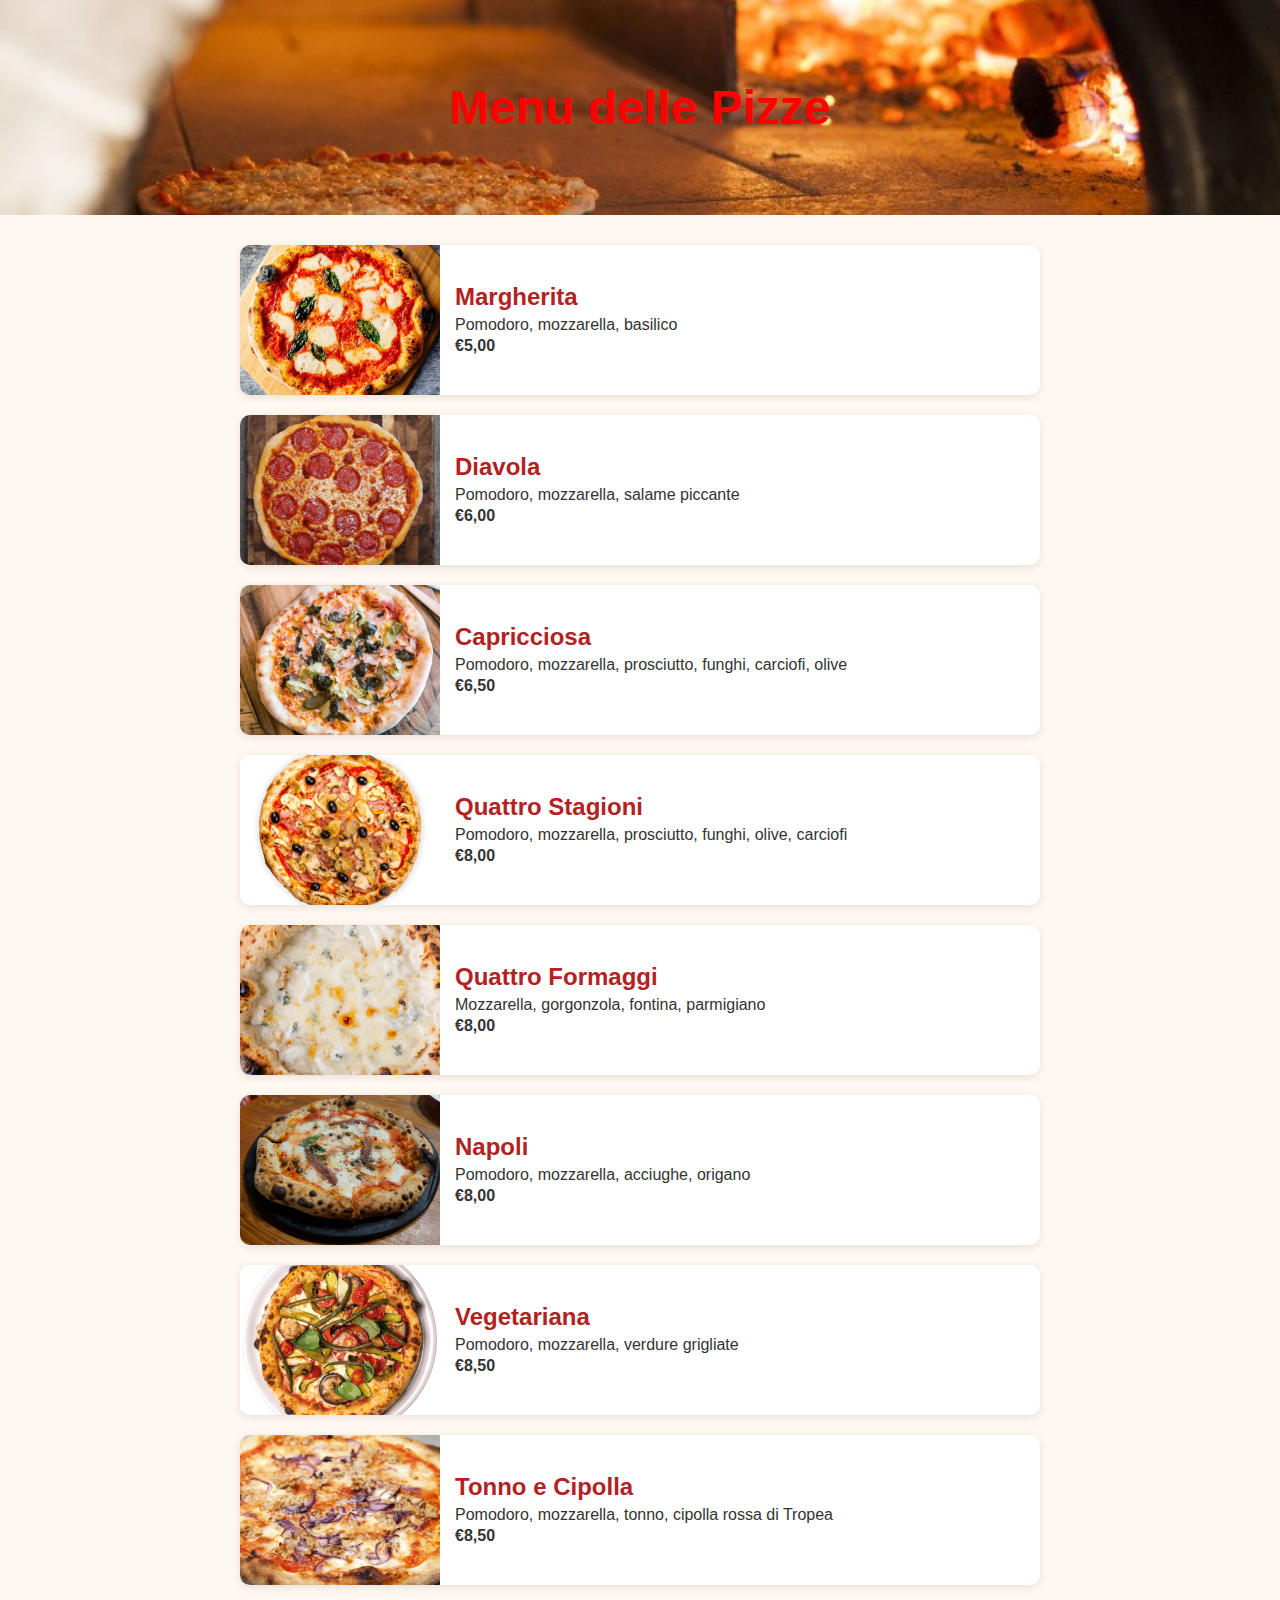
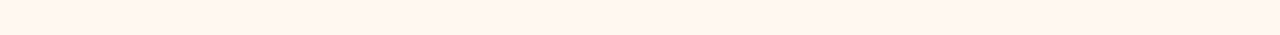
<file: index.html>
<!DOCTYPE html>
<html lang="it">
<head>
  <meta charset="UTF-8">
  <title>Pizzeria da Ercolino</title>
  <style>
    body {
      font-family: Arial, sans-serif;
      margin: 0;
      background-color: #fff8f0; 
    }

    header {
      background-image: url("img/forno.jpg"); 
      background-size: cover;
      background-position: center;
      padding: 80px 20px;
      text-align: center;
    }

    header h1 {
      margin: 0;
      font-size: 3em;
      color: #ff0000; 
    }

    .menu {
      padding: 30px 20px;
      max-width: 800px;
      margin: 0 auto;
    }

    .pizza {
      display: flex;
      align-items: center;
      background: white;
      border-radius: 10px;
      box-shadow: 0 2px 8px rgba(0,0,0,0.1);
      margin-bottom: 20px;
      overflow: hidden;
    }

    .pizza img {
      width: 200px;
      height: 150px;
      object-fit: cover;
    }

    .pizza-info {
      padding: 15px;
      flex: 1;
    }

    .pizza-info h2 {
      margin: 0 0 5px;
      color: #b22222; 
    }

    .pizza-info p {
      margin: 3px 0;
      color: #333;
    }

    .price {
      font-weight: bold;
      margin-top: 8px;
      color: #0d0d0d; 
    }
  </style>
</head>
<body>
  <header>
    <h1>Menu delle Pizze</h1>
  </header>

  <section class="menu">

    <div class="pizza">
      <img src="img/margherita.jpg" alt="Pizza Margherita">
      <div class="pizza-info">
        <h2>Margherita</h2>
        <p>Pomodoro, mozzarella, basilico</p>
        <p class="price">€5,00</p>
      </div>
    </div>

    <div class="pizza">
      <img src="img/diavola.jpg" alt="Pizza Diavola">
      <div class="pizza-info">
        <h2>Diavola</h2>
        <p>Pomodoro, mozzarella, salame piccante</p>
        <p class="price">€6,00</p>
      </div>
    </div>

    <div class="pizza">
      <img src="img/capricciosa.jpg" alt="Pizza Capricciosa">
      <div class="pizza-info">
        <h2>Capricciosa</h2>
        <p>Pomodoro, mozzarella, prosciutto, funghi, carciofi, olive</p>
        <p class="price">€6,50</p>
      </div>
    </div>

    <div class="pizza">
      <img src="img/quattrostagioni.jpg" alt="Pizza Quattro Stagioni">
      <div class="pizza-info">
        <h2>Quattro Stagioni</h2>
        <p>Pomodoro, mozzarella, prosciutto, funghi, olive, carciofi</p>
        <p class="price">€8,00</p>
      </div>
    </div>

    <div class="pizza">
      <img src="img/quattroformaggi.jpg" alt="Pizza Quattro Formaggi">
      <div class="pizza-info">
        <h2>Quattro Formaggi</h2>
        <p>Mozzarella, gorgonzola, fontina, parmigiano</p>
        <p class="price">€8,00</p>
      </div>
    </div>

    <div class="pizza">
      <img src="img/napoli.jpg" alt="Pizza Napoli">
      <div class="pizza-info">
        <h2>Napoli</h2>
        <p>Pomodoro, mozzarella, acciughe, origano</p>
        <p class="price">€8,00</p>
      </div>
    </div>

    <div class="pizza">
      <img src="img/vegetariana.jpg" alt="Pizza Vegetariana">
      <div class="pizza-info">
        <h2>Vegetariana</h2>
        <p>Pomodoro, mozzarella, verdure grigliate</p>
        <p class="price">€8,50</p>
      </div>
    </div>

    <div class="pizza">
      <img src="img/tonnoecipolla.jpg" alt="Pizza Tonno e Cipolla">
      <div class="pizza-info">
        <h2>Tonno e Cipolla</h2>
        <p>Pomodoro, mozzarella, tonno, cipolla rossa di Tropea</p>
        <p class="price">€8,50</p>
      </div>
    </div>

  </section>
</body>
</html>
</file>
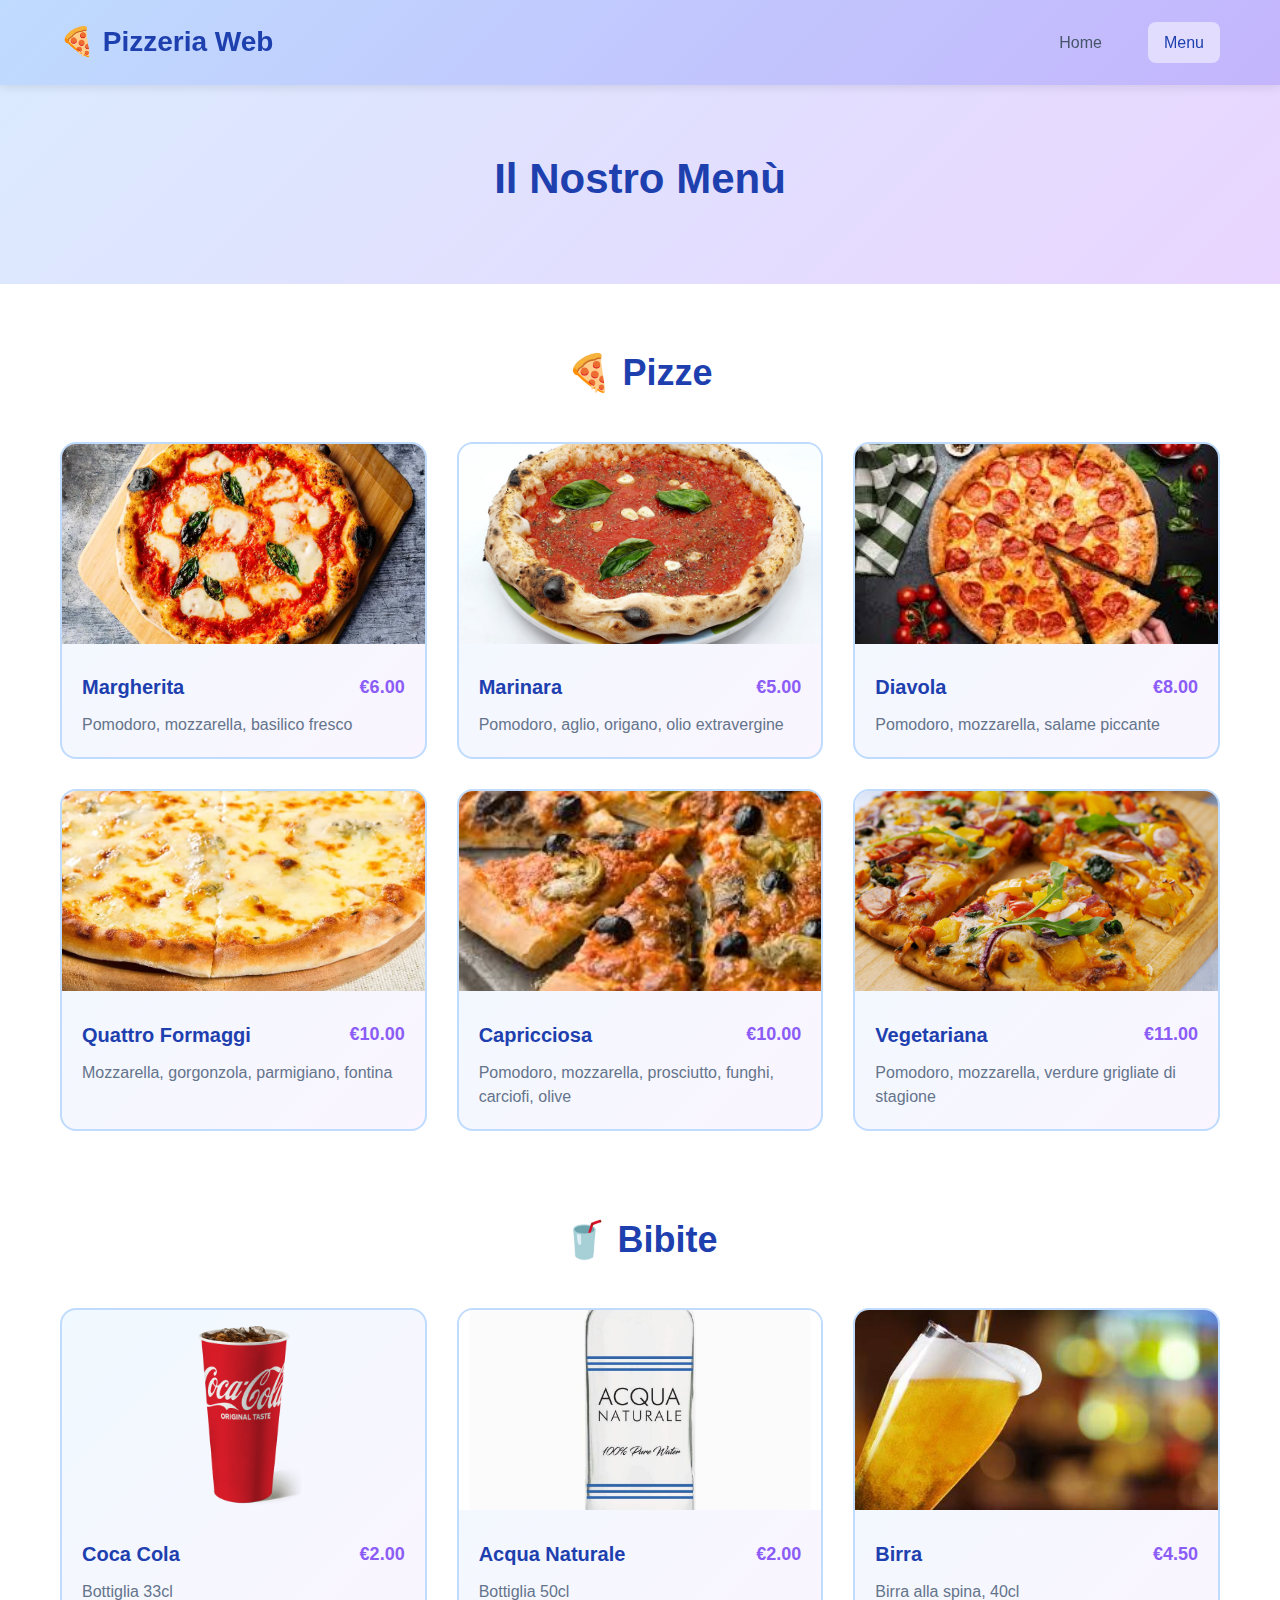
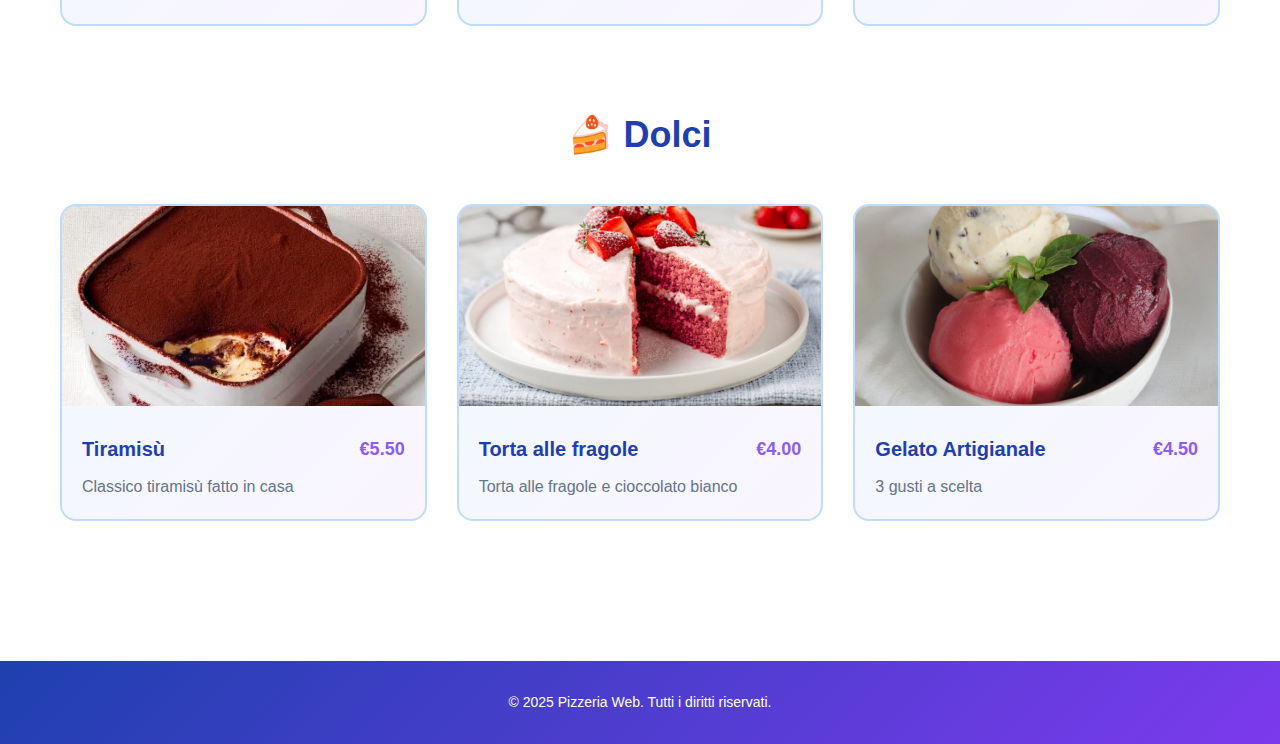
<file: menu.html>
<!DOCTYPE html>
<html lang="it">
<head>
    <meta charset="UTF-8">
    <meta name="viewport" content="width=device-width, initial-scale=1.0">
    <title>Menu - Pizzeria Web</title>
    <link rel="stylesheet" href="css/styles.css">
</head>
<body>
     
    <header class="header">
        <div class="container">
            <div class="header-content">
                <h1 class="logo">🍕 Pizzeria Web</h1>
                <nav class="nav">
                    <a href="index.html" class="nav-link">Home</a>
                    <a href="menu.html" class="nav-link active">Menu</a>
                </nav>
            </div>
        </div>
    </header>

     
    <section class="menu-hero">
        <div class="container">
            <h2 class="menu-hero-title">Il Nostro Menù</h2>
           
    </section>

    
    <main class="menu-content">
        <div class="container">
             
            <section class="menu-section">
                <h2 class="section-title">🍕 Pizze</h2>
                <div class="menu-grid">
                    <div class="menu-item">
                        <img src="img/margherita.jpeg" alt="Pizza Margherita" class="menu-item-image">
                        <div class="menu-item-content">
                            <div class="menu-item-header">
                                <h3 class="menu-item-title">Margherita</h3>
                                <span class="menu-item-price">€6.00</span>
                            </div>
                            <p class="menu-item-description">Pomodoro, mozzarella, basilico fresco</p>
                        </div>
                    </div>

                    <div class="menu-item">
                        <img src="img/marinara.jpg" alt="Pizza Marinara" class="menu-item-image">
                        <div class="menu-item-content">
                            <div class="menu-item-header">
                                <h3 class="menu-item-title">Marinara</h3>
                                <span class="menu-item-price">€5.00</span>
                            </div>
                            <p class="menu-item-description">Pomodoro, aglio, origano, olio extravergine</p>
                        </div>
                    </div>

                    <div class="menu-item">
                        <img src="img/diavola.jpeg" alt="Pizza Diavola" class="menu-item-image">
                        <div class="menu-item-content">
                            <div class="menu-item-header">
                                <h3 class="menu-item-title">Diavola</h3>
                                <span class="menu-item-price">€8.00</span>
                            </div>
                            <p class="menu-item-description">Pomodoro, mozzarella, salame piccante</p>
                        </div>
                    </div>

                    <div class="menu-item">
                        <img src="img/formaggio.jpeg" alt="Pizza Quattro Formaggi" class="menu-item-image">
                        <div class="menu-item-content">
                            <div class="menu-item-header">
                                <h3 class="menu-item-title">Quattro Formaggi</h3>
                                <span class="menu-item-price">€10.00</span>
                            </div>
                            <p class="menu-item-description">Mozzarella, gorgonzola, parmigiano, fontina</p>
                        </div>
                    </div>

                    <div class="menu-item">
                        <img src="img/capricciosa.jpeg" alt="Pizza Capricciosa" class="menu-item-image">
                        <div class="menu-item-content">
                            <div class="menu-item-header">
                                <h3 class="menu-item-title">Capricciosa</h3>
                                <span class="menu-item-price">€10.00</span>
                            </div>
                            <p class="menu-item-description">Pomodoro, mozzarella, prosciutto, funghi, carciofi, olive</p>
                        </div>
                    </div>

                    

                    <div class="menu-item">
                        <img src="img/veg.jpg" alt="Pizza Vegetariana" class="menu-item-image">
                        <div class="menu-item-content">
                            <div class="menu-item-header">
                                <h3 class="menu-item-title">Vegetariana</h3>
                                <span class="menu-item-price">€11.00</span>
                            </div>
                            <p class="menu-item-description">Pomodoro, mozzarella, verdure grigliate di stagione</p>
                        </div>
                    </div>


                </div>
            </section>

             
            <section class="menu-section">
                <h2 class="section-title">🥤 Bibite</h2>
                <div class="menu-grid">
                    <div class="menu-item">
                        <img src="img/cocacola.jpeg" alt="Coca Cola" class="menu-item-image">
                        <div class="menu-item-content">
                            <div class="menu-item-header">
                                <h3 class="menu-item-title">Coca Cola</h3>
                                <span class="menu-item-price">€2.00</span>
                            </div>
                            <p class="menu-item-description">Bottiglia 33cl</p>
                        </div>
                    </div>

                    

                    <div class="menu-item">
                        <img src="img/acquanaturale.jpg" alt="Acqua Naturale" class="menu-item-image">
                        <div class="menu-item-content">
                            <div class="menu-item-header">
                                <h3 class="menu-item-title">Acqua Naturale</h3>
                                <span class="menu-item-price">€2.00</span>
                            </div>
                            <p class="menu-item-description">Bottiglia 50cl</p>
                        </div>
                    </div>

                    <div class="menu-item">
                        <img src="img/birra.jpg" alt="Birra" class="menu-item-image">
                        <div class="menu-item-content">
                            <div class="menu-item-header">
                                <h3 class="menu-item-title">Birra</h3>
                                <span class="menu-item-price">€4.50</span>
                            </div>
                            <p class="menu-item-description">Birra alla spina, 40cl</p>
                        </div>
                    </div>

                    

                   
                </div>
            </section>

             
            <section class="menu-section">
                <h2 class="section-title">🍰 Dolci</h2>
                <div class="menu-grid">
                    <div class="menu-item">
                        <img src="img/tiramisu.jpeg" alt="Tiramisù" class="menu-item-image">
                        <div class="menu-item-content">
                            <div class="menu-item-header">
                                <h3 class="menu-item-title">Tiramisù</h3>
                                <span class="menu-item-price">€5.50</span>
                            </div>
                            <p class="menu-item-description">Classico tiramisù fatto in casa</p>
                        </div>
                    </div>


                    <div class="menu-item">
                        <img src="img/torta.jpeg" alt="Torta" class="menu-item-image">
                        <div class="menu-item-content">
                            <div class="menu-item-header">
                                <h3 class="menu-item-title">Torta alle fragole</h3>
                                <span class="menu-item-price">€4.00</span>
                            </div>
                            <p class="menu-item-description">Torta alle fragole e cioccolato bianco</p>
                        </div>
                    </div>

                    <div class="menu-item">
                        <img src="img/gelato.jpg" alt="Gelato Artigianale" class="menu-item-image">
                        <div class="menu-item-content">
                            <div class="menu-item-header">
                                <h3 class="menu-item-title">Gelato Artigianale</h3>
                                <span class="menu-item-price">€4.50</span>
                            </div>
                            <p class="menu-item-description">3 gusti a scelta</p>
                        </div>
                    </div>
                </div>
            </section>
        </div>
    </main>

      
    <footer class="footer">
        <div class="container">
            <p class="footer-text">&copy; 2025 Pizzeria Web. Tutti i diritti riservati.</p>
        </div>
    </footer>
</body>
</html>
</file>
<file: css/styles.css>
/* Reset e Base */
* {
  margin: 0;
  padding: 0;
  box-sizing: border-box;
}

body {
  font-family: -apple-system, BlinkMacSystemFont, "Segoe UI", Roboto, "Helvetica Neue", Arial, sans-serif;
  line-height: 1.6;
  color: #1e293b;
  background: linear-gradient(135deg, #e0f2fe 0%, #ddd6fe 100%);
  min-height: 100vh;
}

.container {
  max-width: 1200px;
  margin: 0 auto;
  padding: 0 20px;
}

/* Header */
.header {
  background: linear-gradient(135deg, #bfdbfe 0%, #c4b5fd 100%);
  padding: 20px 0;
  box-shadow: 0 2px 10px rgba(0, 0, 0, 0.1);
  position: sticky;
  top: 0;
  z-index: 100;
}

.header-content {
  display: flex;
  justify-content: space-between;
  align-items: center;
}

.logo {
  font-size: 28px;
  font-weight: bold;
  color: #1e40af;
}

.nav {
  display: flex;
  gap: 30px;
}

.nav-link {
  text-decoration: none;
  color: #475569;
  font-weight: 500;
  transition: color 0.3s;
  padding: 8px 16px;
  border-radius: 8px;
}

.nav-link:hover,
.nav-link.active {
  color: #1e40af;
  background: rgba(255, 255, 255, 0.5);
}

/* Hero Section */
.hero {
  padding: 80px 0;
  text-align: center;
  background: linear-gradient(135deg, #dbeafe 0%, #e9d5ff 100%);
}

.hero-content {
  max-width: 800px;
  margin: 0 auto;
}

.hero-title {
  font-size: 48px;
  font-weight: bold;
  color: #1e40af;
  margin-bottom: 20px;
}

.hero-subtitle {
  font-size: 20px;
  color: #64748b;
  margin-bottom: 30px;
  line-height: 1.6;
}

/* Buttons */
.btn {
  display: inline-block;
  padding: 14px 32px;
  border-radius: 12px;
  text-decoration: none;
  font-weight: 600;
  transition: all 0.3s;
  cursor: pointer;
  border: none;
  font-size: 16px;
}

.btn-primary {
  background: linear-gradient(135deg, #3b82f6 0%, #8b5cf6 100%);
  color: white;
}

.btn-primary:hover {
  transform: translateY(-2px);
  box-shadow: 0 10px 25px rgba(59, 130, 246, 0.3);
}

.btn-secondary {
  background: white;
  color: #1e40af;
  border: 2px solid #3b82f6;
}

.btn-secondary:hover {
  background: #3b82f6;
  color: white;
  transform: translateY(-2px);
}

/* Features Section */
.features {
  padding: 80px 0;
  background: white;
}

.features-grid {
  display: grid;
  grid-template-columns: repeat(auto-fit, minmax(280px, 1fr));
  gap: 30px;
}

.feature-card {
  background: linear-gradient(135deg, #f0f9ff 0%, #faf5ff 100%);
  padding: 40px 30px;
  border-radius: 16px;
  text-align: center;
  transition: transform 0.3s;
  border: 2px solid #bfdbfe;
}

.feature-card:hover {
  transform: translateY(-5px);
  box-shadow: 0 10px 30px rgba(59, 130, 246, 0.2);
}

.feature-icon {
  font-size: 48px;
  margin-bottom: 20px;
}

.feature-title {
  font-size: 22px;
  font-weight: bold;
  color: #1e40af;
  margin-bottom: 12px;
}

.feature-description {
  color: #64748b;
  line-height: 1.6;
}

/* CTA Section */
.cta {
  padding: 80px 0;
  background: linear-gradient(135deg, #bfdbfe 0%, #c4b5fd 100%);
  text-align: center;
}

.cta-content {
  max-width: 700px;
  margin: 0 auto;
}

.cta-title {
  font-size: 36px;
  font-weight: bold;
  color: #1e40af;
  margin-bottom: 16px;
}

.cta-description {
  font-size: 18px;
  color: #475569;
  margin-bottom: 30px;
}

/* Menu Hero */
.menu-hero {
  padding: 60px 0;
  text-align: center;
  background: linear-gradient(135deg, #dbeafe 0%, #e9d5ff 100%);
}

.menu-hero-title {
  font-size: 42px;
  font-weight: bold;
  color: #1e40af;
  margin-bottom: 12px;
}

.menu-hero-subtitle {
  font-size: 18px;
  color: #64748b;
}

/* Menu Content */
.menu-content {
  padding: 60px 0;
  background: white;
}

.menu-section {
  margin-bottom: 80px;
}

.section-title {
  font-size: 36px;
  font-weight: bold;
  color: #1e40af;
  margin-bottom: 40px;
  text-align: center;
}

.menu-grid {
  display: grid;
  grid-template-columns: repeat(auto-fill, minmax(300px, 1fr));
  gap: 30px;
}

.menu-item {
  background: linear-gradient(135deg, #f0f9ff 0%, #faf5ff 100%);
  border-radius: 16px;
  overflow: hidden;
  transition: transform 0.3s, box-shadow 0.3s;
  border: 2px solid #bfdbfe;
}

.menu-item:hover {
  transform: translateY(-5px);
  box-shadow: 0 10px 30px rgba(59, 130, 246, 0.2);
}

.menu-item-image {
  width: 100%;
  height: 200px;
  object-fit: cover;
}

.menu-item-content {
  padding: 20px;
}

.menu-item-header {
  display: flex;
  justify-content: space-between;
  align-items: center;
  margin-bottom: 10px;
}

.menu-item-title {
  font-size: 20px;
  font-weight: bold;
  color: #1e40af;
}

.menu-item-price {
  font-size: 18px;
  font-weight: bold;
  color: #8b5cf6;
}

.menu-item-description {
  color: #64748b;
  line-height: 1.5;
}

/* Footer */
.footer {
  background: linear-gradient(135deg, #1e40af 0%, #7c3aed 100%);
  color: white;
  padding: 30px 0;
  text-align: center;
}

.footer-text {
  font-size: 14px;
}

/* Responsive */
@media (max-width: 768px) {
  .hero-title {
    font-size: 32px;
  }

  .hero-subtitle {
    font-size: 16px;
  }

  .features-grid {
    grid-template-columns: 1fr;
  }

  .menu-grid {
    grid-template-columns: 1fr;
  }

  .nav {
    gap: 15px;
  }

  .nav-link {
    padding: 6px 12px;
    font-size: 14px;
  }

  .logo {
    font-size: 22px;
  }
}
</file>
